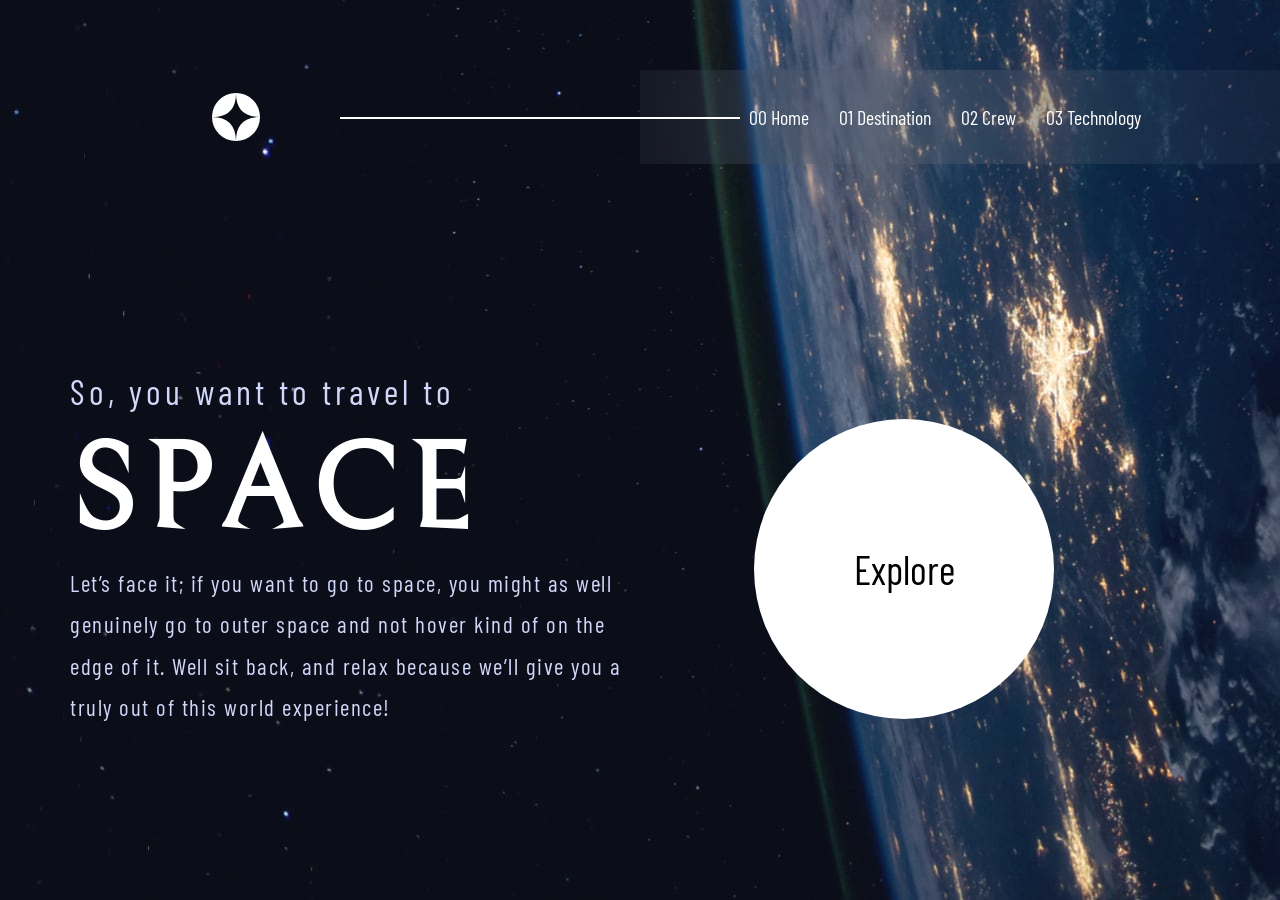
<file: index.html>
<html lang="en">
<head>
  <meta charset="UTF-8">
  <meta name="viewport" content="width=device-width, initial-scale=1.0">
  <link rel="icon" type="image/png" sizes="32x32" href="favicon-32x32.png">
  <!--import css file-->
  <link rel="stylesheet" href="css/style.css">
  <!--google fonts-->
  <link rel="preconnect" href="https://fonts.googleapis.com">
<link rel="preconnect" href="https://fonts.gstatic.com" crossorigin>
<link href="https://fonts.googleapis.com/css2?family=Barlow+Condensed:wght@400;500;700&family=Bellefair&family=Dancing+Script:wght@400;700&display=swap" rel="stylesheet">
  <title>Frontend Mentor | Space tourism website</title>
</head>
<body>
  <!--start header-->
<header>
<div class="logo">
  <img src="assets/shared/logo.svg" alt="">
</div>
<nav>
  <ul>
    <li>
      <a  href="index.html">00 Home</a>
    </li>
    <li>
      <a href="destination.html">01 Destination</a>
    </li>
    <li>
      <a href="crew.html">02 Crew</a>
    </li>
    <li>
      <a href="technology.html">03 Technology</a>
    </li>
    <button class="close">
      <img src="assets/shared/icon-close.svg" alt="">
    </button>
  </ul>
</nav>
<button class="menu">
  <img src="assets/shared/icon-hamburger.svg" alt="">
</button>
</header>
<!-- End header-->
<!--start landing page-->
<section class="home">
  <div class="container">
    <div class="text">
      <p>So, you want to travel to</p>
      <h1>Space</h1>
      <p>Let’s face it; if you want to go to space, you might as well genuinely go to 
        outer space and not hover kind of on the edge of it. Well sit back, and relax 
        because we’ll give you a truly out of this world experience!</p>
    </div>
    <div class="explore">Explore</div>
  </div>
</section>
<!--end landing page-->
<script src="js/data.json"></script>
<script src="js/script.js"></script>
</body>
</html>
</file>
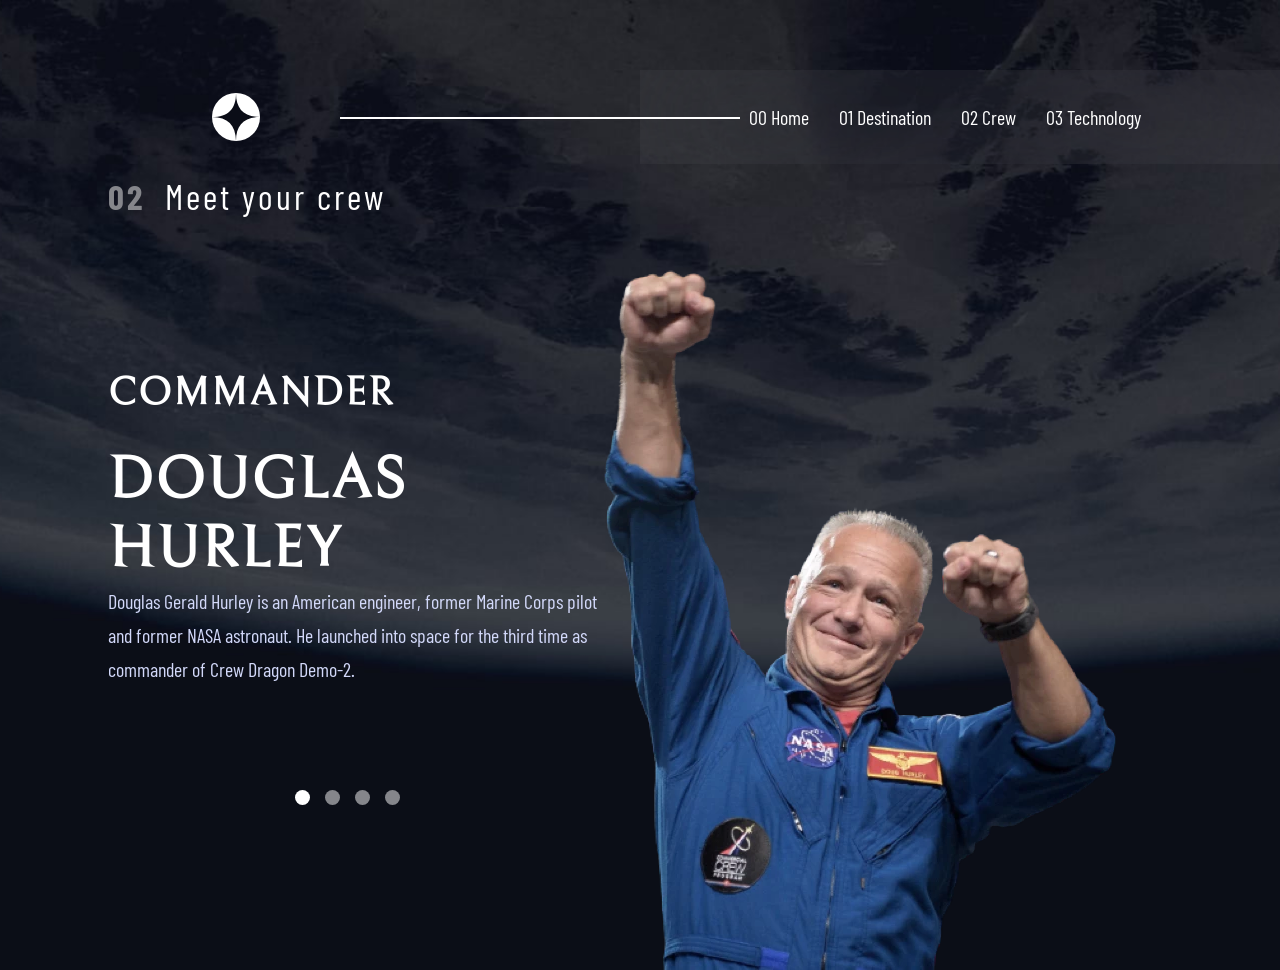
<file: crew.html>
<html lang="en">
<head>
  <meta charset="UTF-8">
  <meta name="viewport" content="width=device-width, initial-scale=1.0">
  <link rel="icon" type="image/png" sizes="32x32" href="favicon-32x32.png">
  <!--import css file-->
  <!-- <link rel="stylesheet" href="css/style.css"> -->
  <link rel="stylesheet" href="css/style.css">
  <!--google fonts-->
  <link rel="preconnect" href="https://fonts.googleapis.com">
<link rel="preconnect" href="https://fonts.gstatic.com" crossorigin>
<link href="https://fonts.googleapis.com/css2?family=Barlow+Condensed:wght@400;500;700&family=Bellefair&family=Dancing+Script:wght@400;700&display=swap" rel="stylesheet">
  <title>Frontend Mentor | Space tourism website</title>
</head>
<body>
  <!--start header-->
<header>
<div class="logo">
  <img src="assets/shared/logo.svg" alt="">
</div>
<nav>
  <ul>
    <li >
      <a  href="index.html">00 Home</a>
    </li>
    <li >
      <a href="destination.html">01 Destination</a>
    </li>
    <li>
      <a href="crew.html">02 Crew</a>
    </li>
    <li>
      <a href="technology.html">03 Technology</a>
    </li>
    <button class="close">
      <img src="assets/shared/icon-close.svg" alt="">
    </button>
  </ul>
</nav>
<button class="menu">
  <img src="assets/shared/icon-hamburger.svg" alt="">
</button>
</header>
<!-- End header-->
<!--start landing page-->
<section class="crew">
  <div class="container">
    <div class="left-side">
      <div class="count-box">
        <p class="count"><span>02</span> Meet your crew</p>
      </div>
      <div class="block-content">
        <div class="crew-info">
          <h3>Commander</h3>
          <h2>Douglas Hurley</h2>
          <div class="bio">
            <p>Douglas Gerald Hurley is an American engineer, former Marine Corps pilot 
              and former NASA astronaut. He launched into space for the third time as 
              commander of Crew Dragon Demo-2.</p>
        </div>
        </div>
      </div>
        <ul>
          <li data-id="0" class="active-point"></li>
          <li data-id="1"></li>
          <li data-id="2"></li>
          <li data-id="3"></li>
        </ul>
    </div>
    <div class="right-side">
      <img src="assets/crew/image-douglas-hurley.webp" alt="">
    </div>
</section>
<!--end landing page-->
<script src="js/data.json"></script>
<script src="js/script.js"></script>
</body>
</html>
</file>
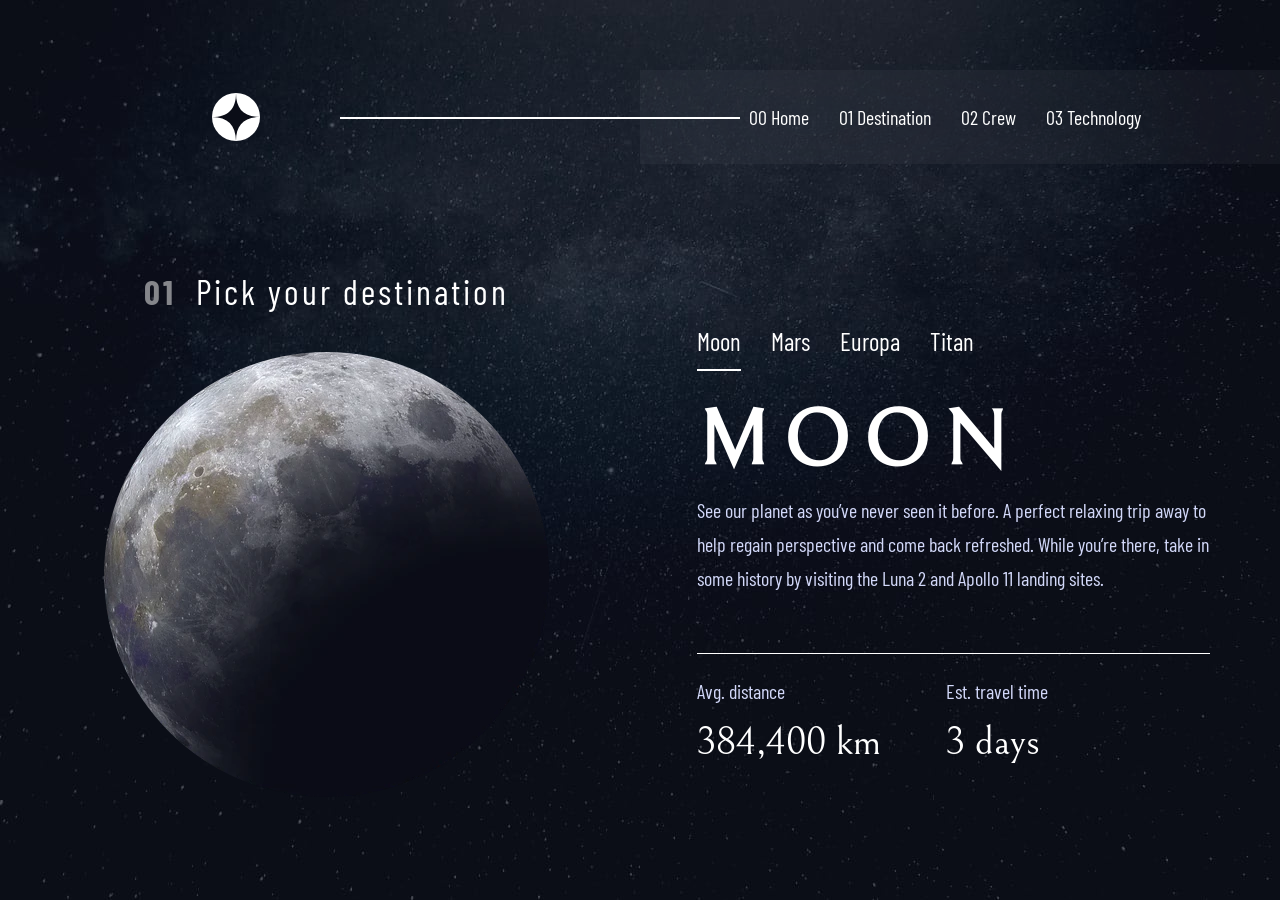
<file: destination.html>
<html lang="en">
<head>
  <meta charset="UTF-8">
  <meta name="viewport" content="width=device-width, initial-scale=1.0">
  <link rel="icon" type="image/png" sizes="32x32" href="favicon-32x32.png">
  <!--import css file-->
  <link rel="stylesheet" href="css/style.css">
  <!--google fonts-->
  <link rel="preconnect" href="https://fonts.googleapis.com">
<link rel="preconnect" href="https://fonts.gstatic.com" crossorigin>
<link href="https://fonts.googleapis.com/css2?family=Barlow+Condensed:wght@400;500;700&family=Bellefair&family=Dancing+Script:wght@400;700&display=swap" rel="stylesheet">
  <title>Frontend Mentor | Space tourism website</title>
</head>
<body>
  <!--start header-->
<header>
<div class="logo">
  <img src="assets/shared/logo.svg" alt="">
</div>
<nav>
  <ul>
    <li >
      <a  href="index.html">00 Home</a>
    </li>
    <li>
      <a href="destination.html">01 Destination</a>
    </li>
    <li>
      <a href="crew.html">02 Crew</a>
    </li>
    <li>
      <a href="technology.html">03 Technology</a>
    </li>
    <button class="close">
      <img src="assets/shared/icon-close.svg" alt="">
    </button>
  </ul>
</nav>
<button class="menu">
  <img src="assets/shared/icon-hamburger.svg" alt="">
</button>
</header>
<!-- End header-->
<!--start landing page-->
<section class="destination">

  <div class="container">
    <div class="left-side l-s-destination">
        <p><span>01</span> Pick your destination</p>
        <div class="box-img">
          <img class="planet-image" src="assets/destination/image-moon.webp" alt="">
        </div>
    </div>
    <div class="right-side">
        <ul>
            <li class="active-section" data-id="0">Moon</li>
            <li data-id="1">Mars</li>
            <li data-id="2">Europa</li>
            <li data-id="3">Titan</li>
        </ul>
        <div class="section-body">
          <h2 class="planetName">Moon</h2>
        <div class="box-des">
          <p class="planetDes">See our planet as you’ve never seen it before. A perfect relaxing trip away to help 
              regain perspective and come back refreshed. While you’re there, take in some history 
              by visiting the Luna 2 and Apollo 11 landing sites.</p>
        </div>
            <div class="info">
                <div class="distance">
                    <p>Avg. distance</p>
                    <p class="planetDistace">384,400 km</p>
                </div>
                <div class="time">
                    <p>Est. travel time</p>
                    <p class="planetTravel">3 days</p>
                </div>
            </div>
            </div>
    </div>
  </div>
  </div>


</section>
<!--end landing page-->
<script src="js/data.json"></script>
<script src="js/script.js"></script>
</body>
</html>
</file>
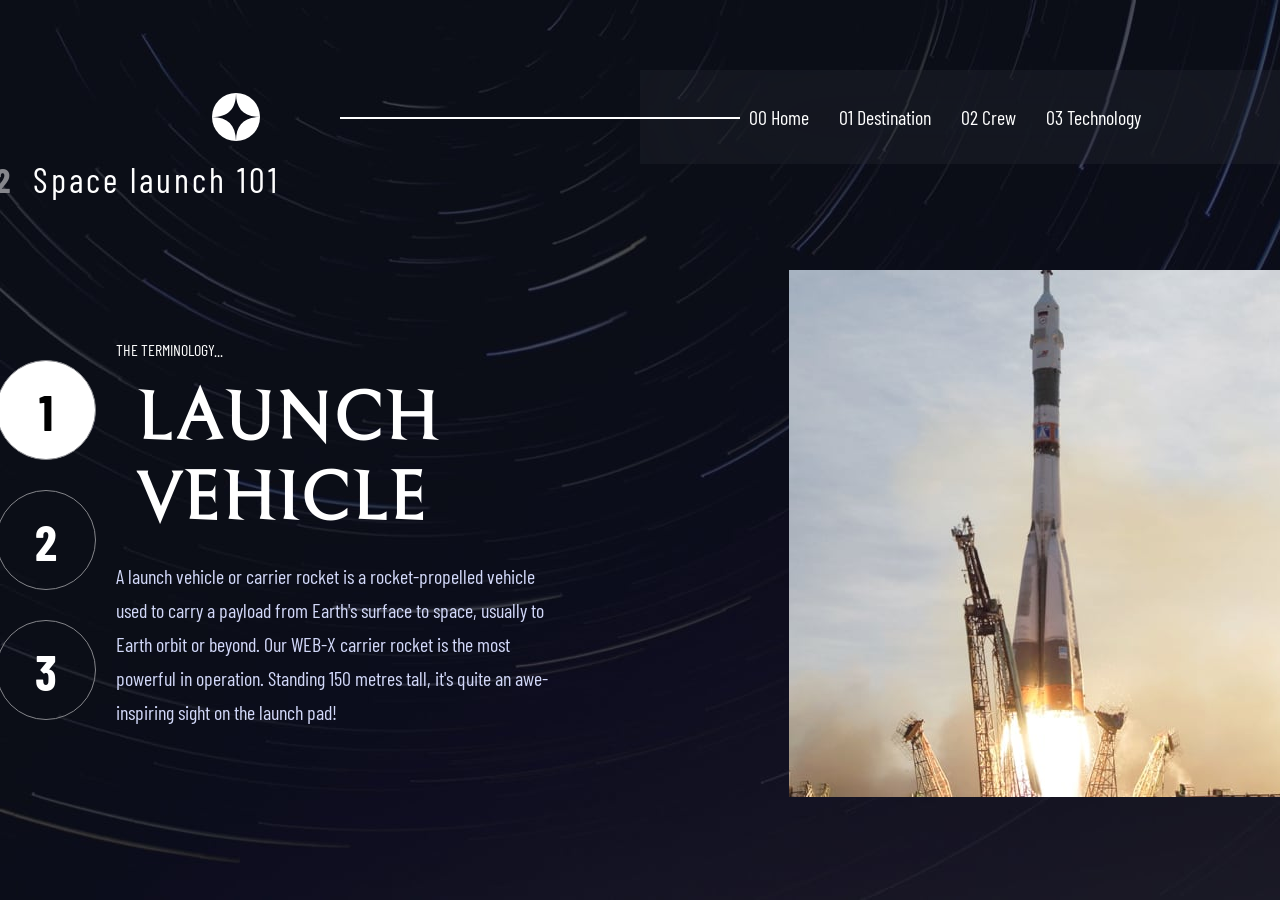
<file: technology.html>
<html lang="en">
<head>
  <meta charset="UTF-8">
  <meta name="viewport" content="width=device-width, initial-scale=1.0">
  <link rel="icon" type="image/png" sizes="32x32" href="favicon-32x32.png">
  <!--import css file-->
  <link rel="stylesheet" href="css/style.css">
  <!--google fonts-->
  <link rel="preconnect" href="https://fonts.googleapis.com">
<link rel="preconnect" href="https://fonts.gstatic.com" crossorigin>
<link href="https://fonts.googleapis.com/css2?family=Barlow+Condensed:wght@400;500;700&family=Bellefair&family=Dancing+Script:wght@400;700&display=swap" rel="stylesheet">
  <title>Frontend Mentor | Space tourism website</title>
</head>
<body>
  <!--start header-->
<header>
<div class="logo">
  <img src="assets/shared/logo.svg" alt="">
</div>
<nav>
  <ul>
    <li >
      <a  href="index.html">00 Home</a>
    </li>
    <li >
      <a href="destination.html">01 Destination</a>
    </li>
    <li>
      <a href="crew.html">02 Crew</a>
    </li>
    <li>
      <a href="technology.html">03 Technology</a>
    </li>
    <button class="close">
      <img src="assets/shared/icon-close.svg" alt="">
    </button>
  </ul>
</nav>
<button class="menu">
  <img src="assets/shared/icon-hamburger.svg" alt="">
</button>
</header>
<!-- End header-->
<!--start landing page-->
<section class="technology">
  <div class="container">
    <div class="left-side">
      <p class="num"><span>02</span> Space launch 101</p>
      <div class="content">
        <ul>
          <li class="active" data-id="0">1</li>
          <li data-id="1">2</li>
          <li data-id="2">3</li>
        </ul>
        <div class="text">
          <p>THE TERMINOLOGY...</p>
          <div class="text-tech">
            <h2>LAUNCH VEHICLE</h2>
            <p>A launch vehicle or carrier rocket is a rocket-propelled vehicle used to carry a payload from Earth's surface to space, usually to Earth orbit or beyond. Our WEB-X carrier rocket is the most powerful in operation. Standing 150 metres tall, it's quite an awe-inspiring sight on the launch pad!</p>
          </div>
        </div>
      </div>
    </div>
    <div class="right-side">
      <img src="assets/technology/image-launch-vehicle-portrait.jpg" alt="">
    </div>
</section>
<!--end landing page-->
<script src="js/data.json"></script>
<script src="js/script.js"></script>
</body>
</html>
</file>
<file: css/style.css>
*{-webkit-box-sizing:border-box;box-sizing:border-box;margin:0;padding:0}body{font-family:"Barlow Condensed",sans-serif;margin:0;padding:0;overflow-x:hidden;background-color:rgb(16,14,32)}.container{margin:auto}@media (min-width:768px) and (max-width:991px){.container{width:720px}}@media (min-width:992px) and (max-width:1199px){.container{width:960px}}@media (min-width:1200px) and (max-width:1599px){.container{width:1140px}}@media (min-width:1600px){.container{width:1400px}}section{min-height:100vh;width:100vw;background-size:cover;background-position:center}header .menu,header nav ul .close{background:none;border:none}a{text-decoration:none}section{position:absolute;left:0;-webkit-animation:sectionAnimation 0.3s linear forwards;animation:sectionAnimation 0.3s linear forwards}@-webkit-keyframes sectionAnimation{0%{top:30px}to{top:0}}@keyframes sectionAnimation{0%{top:30px}to{top:0}}ul{list-style:none}header{position:absolute;display:-webkit-box;display:-ms-flexbox;display:flex;-webkit-box-align:center;-ms-flex-align:center;align-items:center;-webkit-box-pack:justify;-ms-flex-pack:justify;justify-content:space-between;width:100%;margin-top:70px;z-index:100}@media (max-width:767px){header{margin:0}}header .logo{margin-left:15vw;padding:20px}header nav{background:rgba(255,255,255,0.04);-webkit-backdrop-filter:blur(81.5485px);backdrop-filter:blur(81.5485px);width:50%;padding:35px;-webkit-transition:all 0.3s;transition:all 0.3s}@media (max-width:767px){header nav{position:absolute;top:-250px;width:100%}}header nav:after{content:"";position:absolute;left:-300px;width:400px;top:50%;height:2px;background-color:white}@media (max-width:767px){header nav:after{display:none}}@media (min-width:768px) and (max-width:991px){header nav:after{display:none}}header nav ul{display:-webkit-box;display:-ms-flexbox;display:flex;list-style:none;-webkit-box-align:center;-ms-flex-align:center;align-items:center;-webkit-box-pack:center;-ms-flex-pack:center;justify-content:center;position:relative}@media (max-width:767px){header nav ul{-webkit-box-orient:vertical;-webkit-box-direction:normal;-ms-flex-direction:column;flex-direction:column}}header nav ul li{margin-right:30px;-webkit-transition:all 0.3s;transition:all 0.3s;position:relative;font-size:20px}@media (max-width:767px){header nav ul li{margin-bottom:20px}}header nav ul li:after{content:"";position:absolute;height:2px;width:0;bottom:-35px;left:0;background-color:white;-webkit-transition:all 0.3s;transition:all 0.3s}@media (max-width:767px){header nav ul li:after{bottom:-10px}}header nav ul li:hover:after{width:100%}header nav ul li a{color:white}header nav ul li.active:after{content:"";position:absolute;height:2px;width:100%;bottom:-35px;left:0;background-color:white;-webkit-transition:all 0.3s;transition:all 0.3s}@media (max-width:767px){header nav ul li.active:after{bottom:-10px}}header nav ul .close{position:absolute;top:20px;right:50px;display:none}@media (max-width:767px){header nav ul .close{display:block}}header .menu{padding:20px;display:none;cursor:pointer}@media (max-width:767px){header .menu{display:block}}.home{background-image:url(../assets/home/background-home-desktop.jpg)}@media (min-width:768px) and (max-width:991px){.home{background-image:url(../assets/home/background-home-tablet.jpg)}}@media (max-width:767px){.home{background-image:url(../assets/home/background-home-mobile.jpg)}}.home .container{color:white;margin-top:40vh;display:-webkit-box;display:-ms-flexbox;display:flex;-webkit-box-align:center;-ms-flex-align:center;align-items:center;gap:10%}@media (max-width:767px){.home .container{gap:0;-webkit-box-orient:vertical;-webkit-box-direction:normal;-ms-flex-direction:column;flex-direction:column;text-align:center;margin-top:15vh;padding:100px}}@media (min-width:768px) and (max-width:991px){.home .container{gap:0}}.home .container .text{-ms-flex-preferred-size:50%;flex-basis:50%;margin-bottom:50px}.home .container .text p:first-of-type{font-size:35px;letter-spacing:4px;color:#d2d8f9}@media (max-width:767px){.home .container .text p:first-of-type{font-size:25px}}.home .container .text h1{font-family:"Bellefair",serif;font-size:122px;text-transform:uppercase;margin:0;letter-spacing:10px}@media (max-width:767px){.home .container .text h1{font-size:95px}}.home .container .text p{font-size:23px;letter-spacing:1.5px;line-height:1.8;color:#d2d8f9}.home .container .explore{background:white;color:black;font-size:40px;width:300px;height:300px;border-radius:50%;display:-webkit-box;display:-ms-flexbox;display:flex;-webkit-box-align:center;-ms-flex-align:center;align-items:center;-webkit-box-pack:center;-ms-flex-pack:center;justify-content:center;-webkit-transition:all 0.3s;transition:all 0.3s}.home .container .explore:hover{-webkit-box-shadow:0px 0 10px 20px rgba(231,202,81,0.7019607843),0px 0 20px 20px rgba(231,202,81,0.7019607843),0px 0 30px 20px rgba(231,202,81,0.7019607843),0px 0 40px 20px rgba(231,202,81,0.7019607843),0px 0 50px 20px rgba(231,202,81,0.7019607843);box-shadow:0px 0 10px 20px rgba(231,202,81,0.7019607843),0px 0 20px 20px rgba(231,202,81,0.7019607843),0px 0 30px 20px rgba(231,202,81,0.7019607843),0px 0 40px 20px rgba(231,202,81,0.7019607843),0px 0 50px 20px rgba(231,202,81,0.7019607843)}.destination{background-image:url(../assets/destination/background-destination-desktop.jpg)}@media (min-width:768px) and (max-width:991px){.destination{background-image:url(../assets/destination/background-destination-tablet.jpg)}}@media (max-width:767px){.destination{background-image:url(../assets/destination/background-destination-mobile.jpg)}}.destination .container{color:white;margin-top:30vh;display:-webkit-box;display:-ms-flexbox;display:flex;-webkit-box-align:center;-ms-flex-align:center;align-items:center;gap:10%;-webkit-box-pack:center;-ms-flex-pack:center;justify-content:center}@media (max-width:767px){.destination .container{gap:0;-webkit-box-orient:vertical;-webkit-box-direction:normal;-ms-flex-direction:column;flex-direction:column;text-align:center;margin-top:15vh;padding:100px}}@media (min-width:768px) and (max-width:991px){.destination .container{gap:0;-webkit-box-orient:vertical;-webkit-box-direction:normal;-ms-flex-direction:column;flex-direction:column}}.destination .container .left-side{-ms-flex-preferred-size:50%;flex-basis:50%;text-align:center}.destination .container .left-side p{margin-bottom:40px;font-size:35px;letter-spacing:3px}.destination .container .left-side p span{margin-right:10px;font-weight:700;color:#85868b}.destination .container .left-side .box-img{min-height:450px}@media (max-width:767px){.destination .container .left-side .box-img{min-height:250px}}@media (max-width:767px){.destination .container .left-side .box-img img{max-width:200px}}.destination .container .right-side{-ms-flex-preferred-size:50%;flex-basis:50%;margin-top:30px}.destination .container .right-side ul{padding:20px 20px 20px 0;display:-webkit-box;display:-ms-flexbox;display:flex;-webkit-box-align:center;-ms-flex-align:center;align-items:center;margin-bottom:20px}@media (max-width:767px){.destination .container .right-side ul{-webkit-box-pack:center;-ms-flex-pack:center;justify-content:center}}@media (min-width:768px) and (max-width:991px){.destination .container .right-side ul{-webkit-box-pack:center;-ms-flex-pack:center;justify-content:center}}.destination .container .right-side ul li{margin-right:30px;-webkit-transition:all 0.3s;transition:all 0.3s;position:relative;font-size:25px;cursor:pointer}@media (max-width:767px){.destination .container .right-side ul li{margin-bottom:20px}}.destination .container .right-side ul li:after{content:"";position:absolute;height:2px;width:0;bottom:-15px;left:0;background-color:white;-webkit-transition:all 0.3s;transition:all 0.3s}.destination .container .right-side ul li:hover:after{width:100%}.destination .container .right-side ul li.active-section{position:relative}.destination .container .right-side ul li.active-section:after{content:"";position:absolute;height:2px;width:100%;bottom:-15px;left:0;background-color:white;-webkit-transition:all 0.3s;transition:all 0.3s}.destination .container .right-side .section-body h2{font-size:80px;text-transform:uppercase;letter-spacing:15px;margin-bottom:5px;font-family:"Bellefair",serif}@media (max-width:767px){.destination .container .right-side .section-body h2{text-align:center;font-size:70px}}@media (min-width:768px) and (max-width:991px){.destination .container .right-side .section-body h2{text-align:center}}.destination .container .right-side .section-body .box-des{min-height:120px}.destination .container .right-side .section-body p{font-size:20px;color:#d2d8f9;line-height:1.7}.destination .container .right-side .section-body .info{display:-webkit-box;display:-ms-flexbox;display:flex;-webkit-box-align:center;-ms-flex-align:center;align-items:center;margin-top:40px;color:white;border-top:1px solid white;padding:20px 0}@media (max-width:767px){.destination .container .right-side .section-body .info{-webkit-box-pack:center;-ms-flex-pack:center;justify-content:center;-webkit-box-orient:vertical;-webkit-box-direction:normal;-ms-flex-direction:column;flex-direction:column}}@media (min-width:768px) and (max-width:991px){.destination .container .right-side .section-body .info{-webkit-box-pack:center;-ms-flex-pack:center;justify-content:center}}.destination .container .right-side .section-body .info .distance,.destination .container .right-side .section-body .info .time{margin-right:65px}@media (max-width:767px){.destination .container .right-side .section-body .info .distance,.destination .container .right-side .section-body .info .time{margin:0}}@media (min-width:768px) and (max-width:991px){.destination .container .right-side .section-body .info .distance,.destination .container .right-side .section-body .info .time{margin-right:50px}}.destination .container .right-side .section-body .info .distance p:nth-of-type(2),.destination .container .right-side .section-body .info .time p:nth-of-type(2){color:white;font-family:"Bellefair",serif;font-size:40px}.crew{background-image:url(../assets/crew/background-crew-desktop.jpg)}@media (min-width:768px) and (max-width:991px){.crew{background-image:url(../assets/crew/background-crew-tablet.jpg)}}@media (max-width:767px){.crew{background-image:url(../assets/crew/background-crew-mobile.jpg)}}.crew .container{color:white;margin-top:30vh;display:-webkit-box;display:-ms-flexbox;display:flex;-webkit-box-align:center;-ms-flex-align:center;align-items:center;-webkit-box-pack:center;-ms-flex-pack:center;justify-content:center;position:relative}@media (max-width:767px){.crew .container{gap:0;-webkit-box-orient:vertical;-webkit-box-direction:normal;-ms-flex-direction:column;flex-direction:column;text-align:center;margin-top:15vh;padding:100px}}@media (min-width:768px) and (max-width:991px){.crew .container{gap:0;-webkit-box-orient:vertical;-webkit-box-direction:normal;-ms-flex-direction:column;flex-direction:column}}@media (min-width:1600px){.crew .container{gap:20%}}.crew .container .left-side{-ms-flex-preferred-size:40%;flex-basis:40%;min-height:500px}.crew .container .left-side p.count{font-size:35px;letter-spacing:3px;position:absolute;top:-95px}@media (max-width:767px){.crew .container .left-side p.count{top:-15px}}@media (min-width:768px) and (max-width:991px){.crew .container .left-side p.count{top:-50px}}.crew .container .left-side p.count span{margin-right:10px;font-weight:700;color:#85868b}.crew .container .left-side .crew-info{min-width:495px;min-height:400px}@media (max-width:767px){.crew .container .left-side .crew-info{min-width:360px}}.crew .container .left-side .crew-info h3{font-size:40px;letter-spacing:2px;text-transform:uppercase;font-family:"Bellefair",serif;margin-bottom:30px}@media (max-width:767px){.crew .container .left-side .crew-info h3{font-size:30px}}.crew .container .left-side .crew-info h2{font-size:60px;letter-spacing:2px;text-transform:uppercase;font-family:"Bellefair",serif}@media (max-width:767px){.crew .container .left-side .crew-info h2{font-size:40px}}.crew .container .left-side .crew-info .bio{min-height:170px}.crew .container .left-side .crew-info .bio p{font-size:20px;color:#d2d8f9;line-height:1.7}.crew .container .left-side ul{display:-webkit-box;display:-ms-flexbox;display:flex;-webkit-box-align:center;-ms-flex-align:center;align-items:center;-webkit-box-pack:center;-ms-flex-pack:center;justify-content:center;margin-top:20px}.crew .container .left-side ul li{margin-right:15px;width:15px;height:15px;border-radius:50%;background-color:#85868b;-webkit-transition:all 0.3s;transition:all 0.3s;cursor:pointer}@media (max-width:767px){.crew .container .left-side ul li{width:50px;height:50px}}.crew .container .left-side ul li:active{position:relative;top:2px}.crew .container .left-side ul li:hover{background-color:white}.crew .container .left-side ul li.active-point{background-color:white}.crew .container .right-side{-ms-flex-preferred-size:50%;flex-basis:50%;min-width:500px}@media (max-width:767px){.crew .container .right-side{min-width:360px}}@media (max-width:767px){.crew .container .right-side img{max-width:300px;position:relative;bottom:-83px}}.technology{background-image:url(../assets/technology/background-technology-desktop.jpg)}@media (min-width:768px) and (max-width:991px){.technology{background-image:url(../assets/technology/background-technology-tablet.jpg)}}@media (max-width:767px){.technology{background-image:url(../assets/technology/background-technology-mobile.jpg)}}.technology .container{color:white;margin-top:30vh;display:-webkit-box;display:-ms-flexbox;display:flex;-webkit-box-align:center;-ms-flex-align:center;align-items:center;-webkit-box-pack:center;-ms-flex-pack:center;justify-content:center}@media (max-width:767px){.technology .container{gap:0;-webkit-box-orient:vertical;-webkit-box-direction:normal;-ms-flex-direction:column;flex-direction:column;text-align:center;margin-top:15vh;padding:100px}}@media (min-width:768px) and (max-width:991px){.technology .container{gap:0;-webkit-box-orient:vertical;-webkit-box-direction:normal;-ms-flex-direction:column;flex-direction:column}}@media (min-width:1200px) and (max-width:1599px){.technology .container{gap:20%}}@media (min-width:1600px){.technology .container{gap:20%}}.technology .container .left-side{-ms-flex-preferred-size:40%;flex-basis:40%}.technology .container .left-side p.num{font-size:35px;letter-spacing:3px;position:relative;top:-140px}@media (max-width:767px){.technology .container .left-side p.num{top:-70px}}@media (min-width:768px) and (max-width:991px){.technology .container .left-side p.num{top:-70px}}.technology .container .left-side p.num span{margin-right:10px;font-weight:700;color:#85868b}.technology .container .left-side .content{display:-webkit-box;display:-ms-flexbox;display:flex}@media (max-width:767px){.technology .container .left-side .content{-webkit-box-orient:vertical;-webkit-box-direction:reverse;-ms-flex-direction:column-reverse;flex-direction:column-reverse}}.technology .container .left-side .content .text .text-tech{min-width:445px}@media (max-width:767px){.technology .container .left-side .content .text .text-tech{min-height:400px;min-width:360px}}.technology .container .left-side .content .text .text-tech h2{font-size:70px;letter-spacing:2px;text-transform:uppercase;font-family:"Bellefair",serif;margin:20px}@media (max-width:767px){.technology .container .left-side .content .text .text-tech h2{font-size:55px}}.technology .container .left-side .content .text .text-tech p{font-size:20px;color:#d2d8f9;line-height:1.7}.technology .container .left-side .content ul{padding:20px}@media (max-width:767px){.technology .container .left-side .content ul{display:-webkit-box;display:-ms-flexbox;display:flex;-webkit-box-align:center;-ms-flex-align:center;align-items:center;-webkit-box-pack:justify;-ms-flex-pack:justify;justify-content:space-between;padding:0;margin-top:20px}}.technology .container .left-side .content ul li{width:100px;height:100px;border-radius:50%;background-color:transparent;-webkit-transition:all 0.3s;transition:all 0.3s;color:white;text-align:center;line-height:2;font-size:50px;font-weight:700;margin-bottom:30px;border:1px solid #85868b;cursor:pointer}.technology .container .left-side .content ul li.active{background-color:white;color:black}@media (max-width:767px){.technology .container .left-side .content ul li{margin-right:20px}}.technology .container .left-side .content ul li:hover{background-color:white;color:black}.technology .container .right-side{-ms-flex-preferred-size:40%;flex-basis:40%}@media (max-width:767px){.technology .container .right-side img{max-width:300px;min-height:400px}}
</file>
